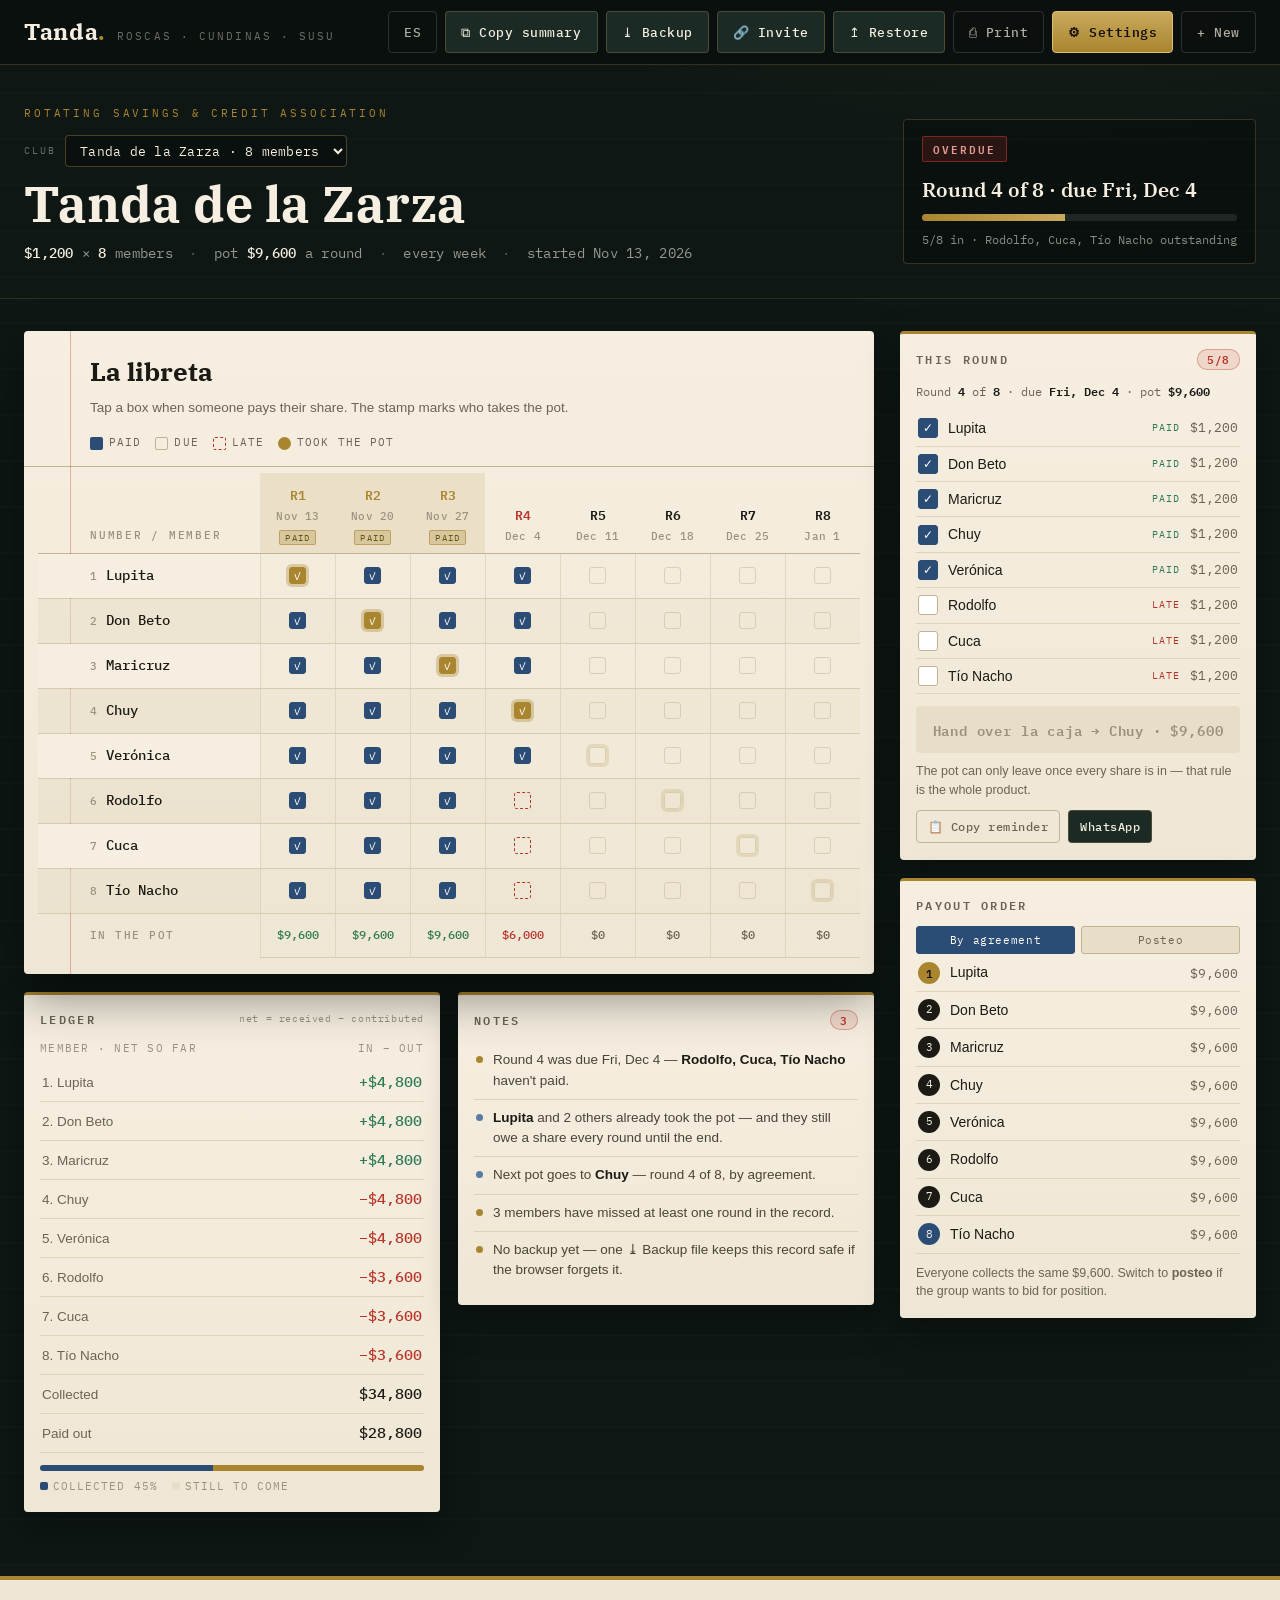
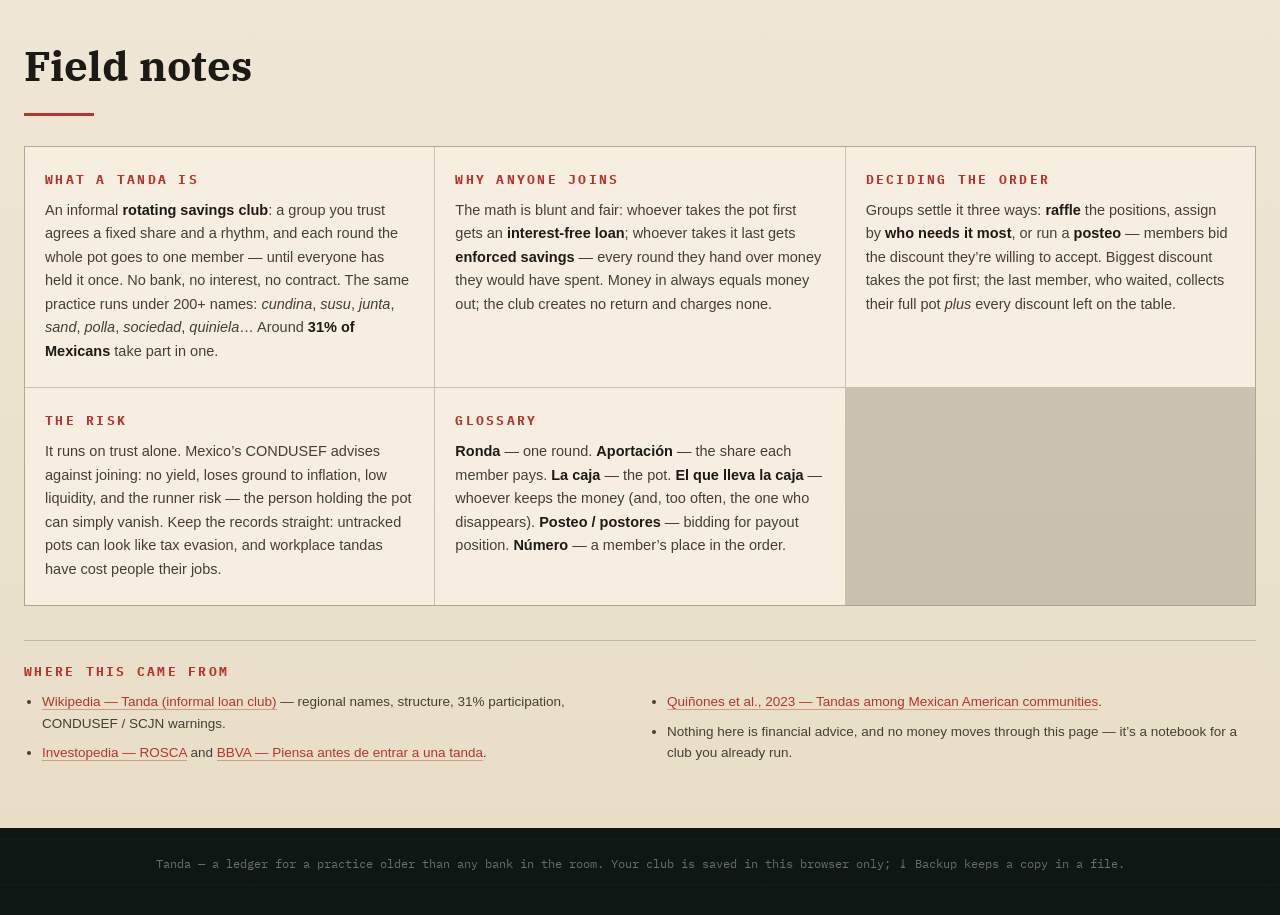
<file: index.html>
<!DOCTYPE html>
<html lang="en">
<head>
<meta charset="utf-8">
<meta name="viewport" content="width=device-width, initial-scale=1">
<title>Tanda — the rotating savings club ledger</title>
<meta name="description" content="Tanda, cundina, susu: a rotating savings and credit association. Track rounds, contributions, payouts and who still owes — with the posteo bidding order.">
<link rel="preconnect" href="https://fonts.googleapis.com">
<link rel="preconnect" href="https://fonts.gstatic.com" crossorigin>
<link href="https://fonts.googleapis.com/css2?family=IBM+Plex+Mono:wght@400;500;600&family=IBM+Plex+Serif:ital,wght@0,600;0,700;1,600&display=swap" rel="stylesheet">
<meta name="theme-color" content="#0e1714">
<link rel="manifest" href="manifest.webmanifest">
<link rel="icon" href="data:image/svg+xml,%3Csvg xmlns='http://www.w3.org/2000/svg' viewBox='0 0 32 32'%3E%3Crect width='32' height='32' fill='%230e1714'/%3E%3Ctext x='16' y='23' font-family='monospace' font-size='17' fill='%23a9852f' text-anchor='middle'%3ET%3C/text%3E%3C/svg%3E">
<link rel="stylesheet" href="styles.css?v=8">
</head>
<body>

<header class="topbar">
  <div class="topbar-inner">
    <div class="brand">
      <span class="brand-mark">Tanda</span>
      <span class="brand-sub">roscas · cundinas · susu</span>
    </div>
    <nav class="topbar-actions">
      <button id="btnLang" class="btn btn-ghost" title="Cambiar a español">ES</button>
      <button id="btnExport" class="btn" data-i18n="nav.export" data-i18n-title="nav.export.t" title="Copy a plain-text summary of the club">⧉ Copy summary</button>
      <button id="btnBackup" class="btn" data-i18n="nav.backup" data-i18n-title="nav.backup.t" title="Download this club as a file you can keep or move">⤓ Backup</button>
      <button id="btnInvite" class="btn" data-i18n="nav.invite" data-i18n-title="nav.invite.t" title="Make this club shared and copy an invite link for the group">🔗 Invite</button>
      <button id="btnRestore" class="btn" data-i18n="nav.restore" data-i18n-title="nav.restore.t" title="Load a club from a backup file">↥ Restore</button>
      <button id="btnPrint" class="btn btn-ghost" data-i18n="nav.print" data-i18n-title="nav.print.t" title="Print the libreta">⎙ Print</button>
      <button id="btnSettings" class="btn btn-brass" data-i18n="nav.settings" data-i18n-title="nav.settings.t" title="Club rules, members and payout order">⚙ Settings</button>
      <button id="btnNew" class="btn btn-ghost" data-i18n="nav.new" data-i18n-title="nav.new.t" title="Start a different club">+ New</button>
    </nav>
  </div>
</header>

<section class="headband">
  <div class="head-inner">
    <div class="head-left">
      <p class="eyebrow" data-i18n="head.eyebrow">Rotating savings &amp; credit association</p>
      <label class="club-pick-wrap" id="clubPickWrap" hidden>
        <span class="club-pick-label" data-i18n="pick.label">Club</span>
        <select id="clubPick" class="club-pick" title="Switch between your clubs"></select>
      </label>
      <h1 id="clubName">Tanda</h1>
      <p class="head-meta" id="clubMeta"></p>
    </div>
    <div class="head-right">
      <div class="statusbox">
        <span class="status-pill" id="statusPill">—</span>
        <p class="status-line" id="statusLine">—</p>
        <div class="progress" aria-hidden="true"><i id="progressFill"></i></div>
        <p class="status-sub" id="statusSub"></p>
      </div>
    </div>
  </div>
</section>

<main class="layout">
  <section class="col-main">
    <div class="sheet">
      <div class="sheet-head">
        <div>
          <h2 data-i18n="sheet.title">La libreta</h2>
          <p class="sheet-sub" data-i18n="sheet.sub">Tap a box when someone pays their share. The stamp marks who takes the pot.</p>
        </div>
        <div class="legend">
          <span><i class="lg lg-paid"></i> <span data-i18n="lg.paid">paid</span></span>
          <span><i class="lg lg-due"></i> <span data-i18n="lg.due">due</span></span>
          <span><i class="lg lg-late"></i> <span data-i18n="lg.late">late</span></span>
          <span><i class="lg lg-stamp"></i> <span data-i18n="lg.pot">took the pot</span></span>
        </div>
      </div>
      <div class="matrix-scroll">
        <table id="matrix" class="matrix"></table>
      </div>
    </div>

    <div class="below">
      <div class="panel">
        <h3 class="panel-title"><span data-i18n="panel.ledger">Ledger</span> <span class="panel-note" data-i18n="panel.ledger.n">net = received − contributed</span></h3>
        <div id="ledgerBody"></div>
      </div>

      <div class="panel">
        <h3 class="panel-title"><span data-i18n="panel.notes">Notes</span> <span id="noteBadge" class="badge"></span></h3>
        <ul id="notesBody" class="notes"></ul>
      </div>
    </div>
  </section>

  <aside class="col-side">
    <div class="panel">
      <h3 class="panel-title"><span data-i18n="panel.round">This round</span> <span id="roundBadge" class="badge"></span></h3>
      <div id="roundBody"></div>
    </div>

    <div class="panel">
      <h3 class="panel-title" data-i18n="panel.order">Payout order</h3>
      <div id="orderBody"></div>
    </div>
  </aside>
</main>

<section class="fieldnotes">
  <div class="fieldnotes-inner">
    <h2 class="fn-title" data-i18n="fn.title">Field notes</h2>

    <div class="fn-grid">
      <article class="fn-card">
        <h4 data-i18n="fn.what.h">What a tanda is</h4>
        <p data-i18n="fn.what.p">An informal <b>rotating savings club</b>: a group you trust agrees a fixed share and a rhythm, and each round the whole pot goes to one member — until everyone has held it once. No bank, no interest, no contract. The same practice runs under 200+ names: <i>cundina</i>, <i>susu</i>, <i>junta</i>, <i>sand</i>, <i>polla</i>, <i>sociedad</i>, <i>quiniela</i>… Around <b>31% of Mexicans</b> take part in one.</p>
      </article>
      <article class="fn-card">
        <h4 data-i18n="fn.why.h">Why anyone joins</h4>
        <p data-i18n="fn.why.p">The math is blunt and fair: whoever takes the pot first gets an <b>interest-free loan</b>; whoever takes it last gets <b>enforced savings</b> — every round they hand over money they would have spent. Money in always equals money out; the club creates no return and charges none.</p>
      </article>
      <article class="fn-card">
        <h4 data-i18n="fn.order.h">Deciding the order</h4>
        <p data-i18n="fn.order.p">Groups settle it three ways: <b>raffle</b> the positions, assign by <b>who needs it most</b>, or run a <b>posteo</b> — members bid the discount they're willing to accept. Biggest discount takes the pot first; the last member, who waited, collects their full pot <i>plus</i> every discount left on the table.</p>
      </article>
      <article class="fn-card">
        <h4 data-i18n="fn.risk.h">The risk</h4>
        <p data-i18n="fn.risk.p">It runs on trust alone. Mexico's CONDUSEF advises against joining: no yield, loses ground to inflation, low liquidity, and the runner risk — the person holding the pot can simply vanish. Keep the records straight: untracked pots can look like tax evasion, and workplace tandas have cost people their jobs.</p>
      </article>
      <article class="fn-card">
        <h4 data-i18n="fn.gloss.h">Glossary</h4>
        <p data-i18n="fn.gloss.p"><b>Ronda</b> — one round. <b>Aportación</b> — the share each member pays. <b>La caja</b> — the pot. <b>El que lleva la caja</b> — whoever keeps the money (and, too often, the one who disappears). <b>Posteo / postores</b> — bidding for payout position. <b>Número</b> — a member's place in the order.</p>
      </article>
    </div>

    <div class="fn-sources">
      <h4 data-i18n="fn.sources.h">Where this came from</h4>
      <ul>
        <li data-i18n="fn.src1"><a href="https://en.wikipedia.org/wiki/Tanda_(informal_loan_club)" target="_blank" rel="noopener">Wikipedia — Tanda (informal loan club)</a> — regional names, structure, 31% participation, CONDUSEF / SCJN warnings.</li>
        <li data-i18n="fn.src2"><a href="https://www.investopedia.com/terms/r/rotating-credit-and-savings-association.asp" target="_blank" rel="noopener">Investopedia — ROSCA</a> and <a href="https://www.bbva.mx/educacion-financiera/blog/piensa-antes-de-entrar-a-una-tanda.html" target="_blank" rel="noopener">BBVA — Piensa antes de entrar a una tanda</a>.</li>
        <li data-i18n="fn.src3"><a href="https://pmc.ncbi.nlm.nih.gov/articles/PMC10242226/" target="_blank" rel="noopener">Quiñones et al., 2023 — Tandas among Mexican American communities</a>.</li>
        <li data-i18n="fn.src4">Nothing here is financial advice, and no money moves through this page — it's a notebook for a club you already run.</li>
      </ul>
    </div>
  </div>
</section>

<footer class="foot">
  <p data-i18n="foot.p">Tanda — a ledger for a practice older than any bank in the room. Your club is saved in this browser only; ⤓ Backup keeps a copy in a file.</p>
</footer>

<!-- Settings -->
<div id="modal" class="modal" hidden role="dialog" aria-modal="true" aria-labelledby="modalTitle">
  <div class="modal-backdrop" data-close></div>
  <div class="modal-card">
    <header class="modal-head">
      <div>
        <p class="eyebrow" data-i18n="modal.eyebrow">Club rules</p>
        <h3 id="modalTitle" data-i18n="modal.title">Settings</h3>
      </div>
      <button class="modal-x" data-close data-i18n-title="modal.close" aria-label="Close" title="Close">✕</button>
    </header>

    <div class="modal-body">
      <div class="grid-2">
        <label class="field">
          <span data-i18n="f.name">Club name</span>
          <input type="text" id="fName" maxlength="48" placeholder="Tanda de la Zarza">
        </label>
        <label class="field">
          <span data-i18n="f.currency">Currency symbol</span>
          <input type="text" id="fCurrency" maxlength="6" placeholder="$">
        </label>
        <label class="field">
          <span data-i18n="f.share">Share per member, per round</span>
          <input type="number" id="fShare" min="1" step="1" placeholder="1200">
        </label>
        <label class="field">
          <span data-i18n="f.rhythm">Rhythm</span>
          <select id="fFreq">
            <option value="7" data-i18n="opt.weekly">Weekly</option>
            <option value="14" data-i18n="opt.biweekly">Every 2 weeks</option>
            <option value="15" data-i18n="opt.twice">Twice a month</option>
            <option value="30" data-i18n="opt.monthly">Monthly</option>
          </select>
        </label>
        <label class="field">
          <span data-i18n="f.start">First round due</span>
          <input type="date" id="fStart">
        </label>
        <label class="field">
          <span><span data-i18n="f.cut">Organizer's cut</span> <small data-i18n="f.cut.opt">optional</small></span>
          <div class="split">
            <select id="fCommType">
              <option value="none" data-i18n="opt.none">none</option>
              <option value="pct" data-i18n="opt.pct">% of pot</option>
              <option value="fixed" data-i18n="opt.fixed">fixed, per round</option>
            </select>
            <input type="number" id="fCommValue" min="0" step="1" value="0">
          </div>
        </label>
      </div>

      <label class="field">
        <span data-i18n="f.order">Payout order</span>
        <select id="fOrderMode">
          <option value="fixed" data-i18n="opt.agreement">By agreement — set the order here</option>
          <option value="posteo" data-i18n="opt.posteo">Posteo — members bid a discount for position</option>
        </select>
        <small class="field-hint" id="orderHint"></small>
      </label>

      <div class="field">
        <span data-i18n="f.members">Members <small>— the numbers, top takes the pot first</small></span>
        <div id="membersList" class="members-list"></div>
        <button id="btnAddMember" class="btn btn-small" data-i18n="btn.add">+ Add member</button>
      </div>
    </div>

    <footer class="modal-foot">
      <button id="btnDeleteClub" class="btn btn-ghost btn-danger" data-i18n="btn.delete">Delete club</button>
      <span class="spacer"></span>
      <button id="btnCancel" class="btn btn-ghost" data-close data-i18n="btn.cancel">Cancel</button>
      <button id="btnSave" class="btn btn-brass" data-i18n="btn.save">Save</button>
    </footer>
  </div>
</div>

<input type="file" id="restoreFile" accept=".json,application/json" hidden aria-hidden="true">

<!-- Join (opened by an invite link) -->
<div id="joinModal" class="modal" hidden role="dialog" aria-modal="true" aria-labelledby="joinTitle">
  <div class="modal-card">
    <header class="modal-head">
      <div>
        <p class="eyebrow" data-i18n="join.eyebrow">You are invited</p>
        <h3 id="joinTitle" data-i18n="join.title">Join this tanda</h3>
      </div>
    </header>
    <div class="modal-body">
      <p id="joinMeta" class="round-meta"></p>
      <label class="field">
        <span data-i18n="join.name">Your name</span>
        <input type="text" id="joinName" maxlength="24" placeholder="María">
      </label>
    </div>
    <footer class="modal-foot">
      <button id="btnJoin" class="btn btn-brass" data-i18n="join.go">Join the club</button>
    </footer>
  </div>
</div>

<div id="toast" class="toast" role="status" aria-live="polite"></div>

<script src="app.js?v=8"></script>
</body>
</html>
</file>
<file: styles.css>
/* ============================================================
   TANDA — rotating savings club ledger
   Aesthetic: the notebook the club is actually kept in.
   Bottle-green desk · cream ledger paper · red margin rule ·
   indigo ink · brass stamps. IBM Plex Serif + Mono.
   ============================================================ */

:root{
  --desk:        #0e1714;
  --desk-2:      #14201b;
  --desk-3:      #1b2a24;
  --paper:       #f6efe1;
  --paper-2:     #efe7d5;
  --paper-3:     #e8dec8;
  --rule:        #d6cab0;
  --rule-2:      #c2b394;
  --ink:         #1b1a14;
  --ink-soft:    #6b6455;
  --ink-faint:   #9a917e;
  --red:         #b8342a;
  --red-soft:    #d9695f;
  --indigo:      #2b4c74;
  --indigo-soft: #5a7ba3;
  --brass:       #a9852f;
  --brass-soft:  #c9a95c;
  --ok:          #2f7a52;
  --shadow:      0 22px 50px rgba(0,0,0,.45);
  --serif: "IBM Plex Serif", Georgia, "Times New Roman", serif;
  --mono:  "IBM Plex Mono", ui-monospace, SFMono-Regular, Menlo, monospace;
  --sans:  -apple-system, BlinkMacSystemFont, "Segoe UI", Roboto, "Helvetica Neue", Arial, sans-serif;
  --rad: 4px;
}

*{ box-sizing:border-box; }
body{
  margin:0;
  background:
    radial-gradient(1000px 520px at 82% -6%, rgba(169,133,47,.10), transparent 60%),
    repeating-linear-gradient(180deg, rgba(255,255,255,.014) 0 2px, transparent 2px 46px),
    var(--desk);
  color:var(--paper);
  font-family:var(--sans);
  font-size:16px;
  line-height:1.6;
  -webkit-font-smoothing:antialiased;
}
a{ color:var(--brass-soft); text-decoration:none; border-bottom:1px solid rgba(201,169,92,.4); }
a:hover{ color:#e3ca92; border-bottom-color:#e3ca92; }
code{ font-family:var(--mono); font-size:.9em; background:rgba(255,255,255,.07); padding:1px 5px; border-radius:3px; }

/* ---------- Buttons ---------- */
.btn{
  font-family:var(--mono); font-size:13px; font-weight:500; letter-spacing:.04em;
  color:var(--paper); background:var(--desk-3);
  border:1px solid rgba(201,169,92,.28); padding:9px 15px; border-radius:var(--rad);
  cursor:pointer; transition:.15s; white-space:nowrap;
}
.btn:hover{ background:#24352d; border-color:var(--brass-soft); transform:translateY(-1px); }
.btn:active{ transform:none; }
.btn-brass{ background:linear-gradient(180deg, #c9a95c, #a9852f); color:#16120a; border-color:#dcbe76; font-weight:600; }
.btn-brass:hover{ background:linear-gradient(180deg, #dcbe76, #b89438); color:#16120a; }
.btn-ghost{ background:transparent; border-color:rgba(255,255,255,.14); color:rgba(246,239,225,.7); }
.btn-ghost:hover{ color:var(--paper); background:rgba(255,255,255,.05); border-color:rgba(255,255,255,.3); }
.btn-small{ padding:6px 11px; font-size:12px; }
.btn-danger{ color:var(--red-soft); border-color:rgba(184,52,42,.5); }
.btn-danger:hover{ background:var(--red); color:#fff; border-color:var(--red); }
.btn[disabled]{ opacity:.45; cursor:not-allowed; transform:none !important; }

/* ---------- Topbar ---------- */
.topbar{
  position:sticky; top:0; z-index:40;
  background:rgba(10,16,14,.9); backdrop-filter:blur(10px);
  border-bottom:1px solid rgba(201,169,92,.22);
}
.topbar-inner{
  max-width:1300px; margin:0 auto; padding:11px 24px;
  display:flex; align-items:center; gap:18px; justify-content:space-between;
}
.brand{ display:flex; align-items:baseline; gap:12px; min-width:0; }
.brand-mark{
  font-family:var(--serif); font-weight:700; font-size:23px; letter-spacing:.03em;
  color:var(--paper); line-height:1;
}
.brand-mark::after{ content:"."; color:var(--brass); }
.brand-sub{
  font-family:var(--mono); text-transform:uppercase; letter-spacing:.2em;
  font-size:10.5px; color:rgba(246,239,225,.42); white-space:nowrap;
}
.topbar-actions{ display:flex; gap:8px; flex-wrap:wrap; justify-content:flex-end; }

/* ---------- Head band ---------- */
.headband{ border-bottom:1px solid rgba(201,169,92,.16); }
.head-inner{
  max-width:1300px; margin:0 auto; padding:40px 24px 34px;
  display:flex; gap:36px; align-items:flex-end; justify-content:space-between; flex-wrap:wrap;
}
.eyebrow{
  font-family:var(--mono); text-transform:uppercase; letter-spacing:.26em;
  font-size:11px; color:var(--brass); margin:0 0 12px;
}
.club-pick-wrap{
  display:inline-flex; align-items:center; gap:9px; margin:0 0 10px;
}
.club-pick-label{
  font-family:var(--mono); text-transform:uppercase; letter-spacing:.2em;
  font-size:10px; color:rgba(246,239,225,.4);
}
.club-pick{
  font-family:var(--mono); font-size:12.5px; letter-spacing:.02em;
  color:var(--paper); background:rgba(0,0,0,.3);
  border:1px solid rgba(201,169,92,.32); border-radius:var(--rad);
  padding:6px 10px; cursor:pointer; transition:.15s;
  max-width:340px; text-overflow:ellipsis;
}
.club-pick:hover{ border-color:var(--brass-soft); }
.club-pick:focus{ outline:none; border-color:var(--brass); }
.head-left h1{
  font-family:var(--serif); font-weight:700; font-size:clamp(30px,4.4vw,50px);
  line-height:1.08; margin:0; color:var(--paper);
}
.head-meta{
  margin:12px 0 0; font-family:var(--mono); font-size:13.5px; color:rgba(246,239,225,.6);
  letter-spacing:.02em;
}
.head-meta b{ color:var(--paper); font-weight:500; }
.head-meta .sep{ color:rgba(246,239,225,.3); margin:0 8px; }

.statusbox{
  min-width:300px; padding:16px 18px 14px;
  background:rgba(0,0,0,.28); border:1px solid rgba(201,169,92,.24); border-radius:var(--rad);
}
.status-pill{
  display:inline-block; font-family:var(--mono); font-size:11px; font-weight:600;
  text-transform:uppercase; letter-spacing:.18em; padding:3px 10px; border-radius:2px;
  background:rgba(90,123,163,.22); color:#a8c2e0; border:1px solid rgba(90,123,163,.5);
}
.status-pill.warn{ background:rgba(184,52,42,.18); color:#e59a93; border-color:rgba(184,52,42,.6); }
.status-pill.done{ background:rgba(47,122,82,.2); color:#8fd0ac; border-color:rgba(47,122,82,.55); }
.status-pill.ready{ background:rgba(169,133,47,.2); color:#e3ca92; border-color:rgba(169,133,47,.6); }
.status-line{
  margin:12px 0 8px; font-family:var(--serif); font-size:20px; font-weight:600; color:var(--paper);
}
.progress{ height:7px; background:rgba(255,255,255,.09); border-radius:4px; overflow:hidden; }
.progress i{ display:block; height:100%; background:linear-gradient(90deg, var(--brass), var(--brass-soft)); transition:width .4s ease; }
.status-sub{ margin:9px 0 0; font-family:var(--mono); font-size:12px; color:rgba(246,239,225,.55); }

/* ---------- Layout ---------- */
.layout{
  max-width:1300px; margin:0 auto; padding:32px 24px 16px;
  display:grid; grid-template-columns:minmax(0,1fr) 356px; gap:26px; align-items:start;
}
.col-side{ display:flex; flex-direction:column; gap:18px; position:sticky; top:74px; }
.below{ display:grid; grid-template-columns:1fr 1fr; gap:18px; margin-top:18px; align-items:start; }
.panel-note{ font-family:var(--mono); font-size:10px; letter-spacing:.06em; text-transform:none; color:var(--ink-faint); font-weight:400; }

/* ---------- Paper sheet (matrix) ---------- */
.sheet{
  background:linear-gradient(180deg, var(--paper), var(--paper-2));
  color:var(--ink); border-radius:var(--rad); box-shadow:var(--shadow);
  position:relative; overflow:hidden;
}
.sheet::before{
  content:""; position:absolute; top:0; bottom:0; left:46px; width:1px;
  background:rgba(184,52,42,.34); z-index:1;
}
.sheet-head{
  display:flex; justify-content:space-between; align-items:flex-end; gap:16px;
  padding:20px 22px 14px 66px; border-bottom:1.5px solid var(--rule-2); flex-wrap:wrap;
}
.sheet-head h2{
  font-family:var(--serif); font-size:26px; margin:0; font-weight:700; color:var(--ink);
}
.sheet-sub{ margin:4px 0 0; font-size:13.5px; color:var(--ink-soft); }
.legend{ display:flex; gap:14px; flex-wrap:wrap; font-family:var(--mono); font-size:11px; text-transform:uppercase; letter-spacing:.1em; color:var(--ink-soft); }
.legend span{ display:flex; align-items:center; gap:6px; }
.lg{ width:13px; height:13px; border-radius:2px; display:block; }
.lg-paid{ background:var(--indigo); }
.lg-due{ background:transparent; border:1.5px solid var(--rule-2); }
.lg-late{ background:transparent; border:1.5px dashed var(--red); }
.lg-stamp{ background:var(--brass); border-radius:50%; }

.matrix-scroll{ overflow-x:auto; padding:6px 14px 16px; }
.matrix{ border-collapse:collapse; width:100%; font-family:var(--mono); }

.matrix th, .matrix td{ padding:0; }
.matrix thead th{
  vertical-align:bottom; padding:12px 4px 8px; text-align:center;
  font-weight:500; font-size:11.5px; color:var(--ink-soft);
  border-bottom:1.5px solid var(--rule-2); min-width:64px;
}
.matrix thead th.col-name{
  text-align:left; padding-left:52px; min-width:190px;
  font-size:11px; letter-spacing:.16em; text-transform:uppercase; color:var(--ink-faint);
}
.th-round{ display:flex; flex-direction:column; align-items:center; gap:2px; }
.th-round b{ font-size:13px; color:var(--ink); font-weight:600; }
.th-round span{ font-size:10.5px; color:var(--ink-faint); letter-spacing:.02em; }
th.is-current .th-round b{ color:var(--indigo); }
th.is-late .th-round b{ color:var(--red); }
th.is-done{ background:rgba(169,133,47,.13); }
th.is-done .th-round b{ color:var(--brass); }
.th-stamp{
  display:inline-block; margin-top:3px; font-size:9px; letter-spacing:.14em;
  text-transform:uppercase; color:#6a5417; background:rgba(169,133,47,.28);
  border:1px solid rgba(169,133,47,.6); border-radius:2px; padding:1px 5px;
  font-family:var(--mono); cursor:pointer; transition:.13s;
}
button.th-stamp:hover{ background:rgba(184,52,42,.2); border-color:var(--red); color:var(--red); }

.matrix tbody th{
  text-align:left; font-weight:500; padding:0 10px 0 52px; font-size:13.5px;
  color:var(--ink); border-bottom:1px solid var(--rule); height:44px;
  position:sticky; left:0; background:var(--paper); z-index:2;
  white-space:nowrap;
}
.matrix tbody tr:nth-child(even) th{ background:rgba(232,222,200,.55); }
.matrix tbody tr:nth-child(even) td{ background:rgba(232,222,200,.35); }
.name-order{ color:var(--ink-faint); font-size:11px; margin-right:9px; }
.name-bid{ color:var(--brass); font-size:10.5px; margin-left:8px; letter-spacing:.04em; }
.name-you{ color:var(--indigo); font-size:10px; letter-spacing:.1em; text-transform:uppercase; margin-left:8px; }

.matrix td{ border-bottom:1px solid var(--rule); border-left:1px solid rgba(214,202,176,.6); text-align:center; height:44px; }

.cell{
  width:100%; height:44px; background:none; border:none; cursor:pointer;
  display:grid; place-items:center; padding:0; font:inherit;
}
.cell-box{
  width:17px; height:17px; border-radius:3px; border:1.5px solid var(--rule-2);
  display:grid; place-items:center; font-size:11px; color:#fff; transition:.13s;
}
.cell:hover .cell-box{ border-color:var(--indigo); transform:scale(1.12); }
.cell.is-paid .cell-box{ background:var(--indigo); border-color:var(--indigo); }
.cell.is-late .cell-box{ border-style:dashed; border-color:var(--red); }
.cell.is-late:hover .cell-box{ background:rgba(184,52,42,.15); }
.cell.is-recipient .cell-box{ box-shadow:0 0 0 3px rgba(169,133,47,.35); }
.cell.is-paid.is-recipient .cell-box{ background:var(--brass); border-color:var(--brass); }
.cell.is-future .cell-box{ opacity:.5; }
.cell[disabled]{ cursor:not-allowed; }
.cell[disabled]:hover .cell-box{ transform:none; border-color:var(--rule-2); }

.matrix tfoot td, .matrix tfoot th{
  padding:9px 4px; font-size:11.5px; color:var(--ink-soft); text-align:center;
  border-top:1.5px solid var(--rule-2); font-weight:500;
}
.matrix tfoot th{ text-align:left; padding-left:52px; text-transform:uppercase; letter-spacing:.14em; font-size:10.5px; color:var(--ink-faint); }
.matrix tfoot .full{ color:var(--ok); }
.matrix tfoot .partial{ color:var(--red); }
.col-name-foot{ text-align:left !important; }

/* ---------- Side panels ---------- */
.panel{
  background:linear-gradient(180deg, var(--paper), var(--paper-2));
  color:var(--ink); border-radius:var(--rad); box-shadow:0 14px 34px rgba(0,0,0,.34);
  padding:15px 16px 17px; border-top:3px solid var(--brass);
}
.panel-title{
  font-family:var(--mono); text-transform:uppercase; letter-spacing:.2em; font-size:11.5px;
  font-weight:600; color:var(--ink-soft); margin:0 0 12px;
  display:flex; align-items:center; justify-content:space-between; gap:8px;
}
.badge{
  font-family:var(--mono); font-size:10.5px; letter-spacing:.06em; font-weight:600;
  background:rgba(43,76,116,.13); color:var(--indigo); border:1px solid rgba(43,76,116,.3);
  border-radius:10px; padding:1px 9px;
}
.badge.warn{ background:rgba(184,52,42,.12); color:var(--red); border-color:rgba(184,52,42,.35); }
.badge.brass{ background:rgba(169,133,47,.16); color:#7d6220; border-color:rgba(169,133,47,.45); }

/* round panel */
.round-meta{ font-family:var(--mono); font-size:12px; color:var(--ink-soft); margin:0 0 10px; }
.round-meta b{ color:var(--ink); font-weight:600; }
.payers{ list-style:none; margin:0 0 12px; padding:0; }
.payers li{
  display:flex; align-items:center; gap:10px; padding:6px 2px;
  border-bottom:1px solid rgba(214,202,176,.7); font-size:14px;
}
.payer-btn{
  width:20px; height:20px; flex:none; border-radius:3px; cursor:pointer;
  border:1.5px solid var(--rule-2); background:#fff; display:grid; place-items:center;
  color:#fff; font-size:12px; line-height:1; transition:.13s; padding:0;
}
.payer-btn:hover{ border-color:var(--indigo); }
.payer-btn.on{ background:var(--indigo); border-color:var(--indigo); }
.payer-name{ flex:1; min-width:0; white-space:nowrap; overflow:hidden; text-overflow:ellipsis; }
.payer-amt{ font-family:var(--mono); font-size:13px; color:var(--ink-soft); font-variant-numeric:tabular-nums; }
.payer-flag{ font-family:var(--mono); font-size:10px; letter-spacing:.1em; text-transform:uppercase; color:var(--red); }
.payer-flag.ok{ color:var(--ok); }
.payer-flag.wait{ color:var(--ink-faint); }

.payout-btn{
  width:100%; padding:12px; border:none; border-radius:var(--rad); cursor:pointer;
  background:linear-gradient(180deg, #c9a95c, #a9852f); color:#17120a;
  font-family:var(--mono); font-weight:600; font-size:13.5px; letter-spacing:.06em;
  transition:.15s; box-shadow:0 6px 16px rgba(169,133,47,.3);
}
.payout-btn:hover{ background:linear-gradient(180deg, #dcbe76, #b89438); transform:translateY(-1px); }
.payout-btn[disabled]{ background:var(--paper-3); color:var(--ink-faint); box-shadow:none; cursor:not-allowed; transform:none; }
.payout-done{
  display:flex; align-items:center; justify-content:space-between; gap:10px;
  background:rgba(47,122,82,.12); border:1px solid rgba(47,122,82,.4); border-radius:var(--rad);
  padding:10px 12px; font-family:var(--mono); font-size:12.5px; color:#1f5b3b;
}
.payout-done button{
  background:none; border:none; color:var(--ink-soft); font-family:var(--mono); font-size:11px;
  cursor:pointer; text-decoration:underline; padding:0;
}
.payout-done button:hover{ color:var(--red); }

/* order panel */
.order-list{ list-style:none; margin:0 0 10px; padding:0; }
.order-list li{
  display:flex; align-items:center; gap:10px; padding:7px 2px;
  border-bottom:1px solid rgba(214,202,176,.7); font-size:14px;
}
.order-no{
  font-family:var(--mono); font-size:11px; width:22px; height:22px; flex:none;
  display:grid; place-items:center; border-radius:50%;
  background:var(--ink); color:var(--paper);
}
.order-list li:first-child .order-no{ background:var(--brass); color:#17120a; font-weight:600; }
.order-list li:last-child .order-no{ background:var(--indigo); }
.order-name{ flex:1; min-width:0; white-space:nowrap; overflow:hidden; text-overflow:ellipsis; }
.order-amt{ font-family:var(--mono); font-size:12.5px; color:var(--ink-soft); font-variant-numeric:tabular-nums; }
.order-bid{
  font-family:var(--mono); font-size:10.5px; color:#7d6220; background:rgba(169,133,47,.16);
  border:1px solid rgba(169,133,47,.4); border-radius:2px; padding:1px 6px;
}
.order-mode{
  display:flex; gap:6px; margin-top:2px;
}
.mode-btn{
  flex:1; padding:6px; font-family:var(--mono); font-size:11px; letter-spacing:.06em;
  background:var(--paper-3); border:1px solid var(--rule-2); color:var(--ink-soft);
  border-radius:3px; cursor:pointer; transition:.13s;
}
.mode-btn:hover{ border-color:var(--ink-soft); }
.mode-btn.on{ background:var(--indigo); border-color:var(--indigo); color:#fff; }
.mode-hint{ margin:9px 0 0; font-size:12.5px; color:var(--ink-soft); line-height:1.5; }

/* collection reminder */
.remind-row{ display:flex; gap:8px; margin-top:10px; flex-wrap:wrap; }
.remind-row a.btn{ display:inline-block; text-decoration:none; }
.remind-row .btn-ghost{ color:var(--ink-soft); border-color:var(--rule-2); }
.remind-row .btn-ghost:hover{ color:var(--ink); background:rgba(0,0,0,.05); border-color:var(--ink-soft); }

/* ledger panel */
.ledger-row{
  display:flex; align-items:baseline; justify-content:space-between; gap:10px;
  padding:7px 2px; border-bottom:1px solid rgba(214,202,176,.7); font-size:13.5px;
}
.ledger-k{ color:var(--ink-soft); }
.ledger-v{ font-family:var(--mono); font-size:15px; font-weight:500; color:var(--ink); font-variant-numeric:tabular-nums; }
.ledger-v.pos{ color:var(--ok); }
.ledger-v.neg{ color:var(--red); }
.ledger-head{ display:flex; justify-content:space-between; font-family:var(--mono); font-size:10.5px; text-transform:uppercase; letter-spacing:.12em; color:var(--ink-faint); padding-bottom:6px; }
.ledger-bar{ height:6px; background:var(--paper-3); border-radius:3px; overflow:hidden; margin-top:12px; display:flex; }
.ledger-bar i{ display:block; height:100%; }
.ledger-bar .in{ background:var(--indigo); }
.ledger-bar .out{ background:var(--brass); }
.ledger-legend{ display:flex; gap:14px; margin-top:7px; font-family:var(--mono); font-size:10.5px; text-transform:uppercase; letter-spacing:.1em; color:var(--ink-faint); }
.ledger-legend i{ width:8px; height:8px; border-radius:2px; display:inline-block; margin-right:5px; }

/* notes */
.notes{ list-style:none; margin:0; padding:0; }
.notes li{
  display:flex; gap:10px; padding:8px 2px; font-size:13.5px; line-height:1.5;
  color:#4a4437; align-items:flex-start;
}
.notes li + li{ border-top:1px solid rgba(214,202,176,.75); }
.notes .dot{ flex:none; width:7px; height:7px; border-radius:50%; margin-top:6px; background:var(--ink-faint); }
.notes li.ok   .dot{ background:var(--ok); }
.notes li.info .dot{ background:var(--indigo-soft); }
.notes li.warn .dot{ background:var(--brass); }
.notes li.err  .dot{ background:var(--red); box-shadow:0 0 0 3px rgba(184,52,42,.16); }
.notes li b{ color:var(--ink); font-weight:600; }
.notes-empty{ color:var(--ink-faint); font-size:13.5px; padding:4px 2px; }

/* ---------- Field notes ---------- */
.fieldnotes{
  margin-top:48px; background:linear-gradient(180deg, var(--paper-2), var(--paper-3));
  color:var(--ink); border-top:4px solid var(--brass);
}
.fieldnotes-inner{ max-width:1300px; margin:0 auto; padding:52px 24px 56px; }
.fn-title{ font-family:var(--serif); font-size:clamp(28px,4vw,42px); margin:0; font-weight:700; }
.fn-title::after{ content:""; display:block; width:70px; height:3px; background:var(--red); margin-top:14px; }
.fn-grid{
  margin-top:30px; display:grid; gap:1px;
  grid-template-columns:repeat(3, minmax(0,1fr));
  background:rgba(27,26,20,.16); border:1px solid rgba(27,26,20,.16);
}
.fn-card{ background:var(--paper); padding:22px 20px 24px; }
.fn-card h4{
  font-family:var(--mono); text-transform:uppercase; letter-spacing:.18em; font-size:12.5px;
  margin:0 0 10px; color:var(--red);
}
.fn-card p{ margin:0; font-size:14.5px; line-height:1.62; color:#453f33; }
.fn-card b{ color:var(--ink); }
.fn-card a{ color:var(--red); border-bottom-color:rgba(184,52,42,.4); }
.fn-sources{ margin-top:34px; border-top:1px solid rgba(27,26,20,.2); padding-top:20px; }
.fn-sources h4{ font-family:var(--mono); text-transform:uppercase; letter-spacing:.18em; font-size:12.5px; margin:0 0 10px; color:var(--red); }
.fn-sources ul{ margin:0; padding-left:18px; columns:2; column-gap:36px; }
.fn-sources li{ font-size:13.5px; line-height:1.6; color:#453f33; margin-bottom:8px; break-inside:avoid; }
.fn-sources a{ color:var(--red); border-bottom-color:rgba(184,52,42,.4); }

.foot{ padding:26px 24px 42px; text-align:center; }
.foot p{ margin:0; font-family:var(--mono); font-size:12px; color:rgba(246,239,225,.4); }

/* ---------- Modal ---------- */
.modal{ position:fixed; inset:0; z-index:80; display:flex; align-items:center; justify-content:center; padding:24px; }
.modal[hidden]{ display:none; }
.modal-backdrop{ position:absolute; inset:0; background:rgba(5,9,8,.82); backdrop-filter:blur(3px); animation:fade .18s ease both; }
@keyframes fade{ from{opacity:0} to{opacity:1} }
.modal-card{
  position:relative; width:min(720px,100%); max-height:min(88vh,860px); overflow:auto;
  background:var(--paper); color:var(--ink); border-radius:var(--rad);
  box-shadow:var(--shadow); animation:pop .22s cubic-bezier(.2,.8,.25,1) both;
  border-top:5px solid var(--brass);
}
@keyframes pop{ from{opacity:0; transform:translateY(16px) scale(.985)} to{opacity:1; transform:none} }
.modal-head{
  display:flex; justify-content:space-between; align-items:flex-start; gap:14px;
  padding:20px 22px 14px; border-bottom:1.5px solid var(--rule-2);
}
.modal-head .eyebrow{ color:var(--red); margin-bottom:6px; }
.modal-head h3{ font-family:var(--serif); font-size:26px; margin:0; }
.modal-x{
  background:none; border:1px solid var(--rule-2); color:var(--ink-soft);
  width:32px; height:32px; border-radius:3px; cursor:pointer; font-size:14px;
}
.modal-x:hover{ background:var(--red); color:#fff; border-color:var(--red); }
.modal-body{ padding:20px 22px 8px; }
.grid-2{ display:grid; grid-template-columns:1fr 1fr; gap:16px; }
.field{ display:block; margin-bottom:18px; }
.field > span{
  display:block; font-family:var(--mono); font-size:11px; text-transform:uppercase;
  letter-spacing:.14em; color:var(--ink-soft); margin-bottom:7px;
}
.field > span small{ text-transform:none; letter-spacing:0; color:var(--ink-faint); }
.field input, .field select{
  width:100%; font-family:var(--mono); font-size:14.5px; color:var(--ink);
  background:#fff; border:1px solid var(--rule-2); border-radius:3px; padding:10px 11px;
}
.field input:focus, .field select:focus{ outline:none; border-color:var(--indigo); box-shadow:0 0 0 3px rgba(43,76,116,.14); }
.field-hint{ display:block; margin-top:7px; font-size:12.5px; color:var(--ink-soft); line-height:1.5; }
.split{ display:flex; gap:8px; }
.split select{ flex:1.2; }
.split input{ flex:1; }
.members-list{ display:flex; flex-direction:column; gap:7px; margin-bottom:10px; }
.member-row{ display:flex; gap:7px; align-items:center; }
.member-row input.m-name{ flex:1; }
.member-row input.m-bid{ width:82px; text-align:right; }
.member-row .m-tools{ display:flex; gap:4px; }
.m-btn{
  width:28px; height:34px; border:1px solid var(--rule-2); background:#fff;
  color:var(--ink-soft); border-radius:3px; cursor:pointer; font-size:13px;
}
.m-btn:hover{ background:var(--ink); color:var(--paper); border-color:var(--ink); }
.m-btn.danger:hover{ background:var(--red); border-color:var(--red); color:#fff; }
.bid-head{ display:flex; gap:7px; margin-bottom:6px; font-family:var(--mono); font-size:10px; text-transform:uppercase; letter-spacing:.1em; color:var(--ink-faint); }
.bid-head .b1{ flex:1; }
.bid-head .b2{ width:82px; text-align:right; }
.bid-head .b3{ width:96px; }
.modal-foot{
  display:flex; gap:9px; align-items:center; padding:14px 22px 20px;
  border-top:1.5px solid var(--rule-2); position:sticky; bottom:0; background:var(--paper);
}
.modal-foot .spacer{ flex:1; }
.modal-foot .btn-ghost{ color:var(--ink-soft); border-color:var(--rule-2); }
.modal-foot .btn-ghost:hover{ background:rgba(27,26,20,.06); color:var(--ink); }
.modal-foot .btn-danger{ color:var(--red); border-color:rgba(184,52,42,.45); }

/* ---------- Toast ---------- */
.toast{
  position:fixed; left:50%; bottom:26px; transform:translate(-50%, 20px);
  background:var(--brass); color:#17120a; font-family:var(--mono);
  font-size:13px; font-weight:600; letter-spacing:.06em;
  padding:12px 20px; border-radius:3px; opacity:0; pointer-events:none;
  transition:.24s ease; z-index:90; box-shadow:var(--shadow); max-width:min(90vw,520px); text-align:center;
}
.toast.show{ opacity:1; transform:translate(-50%, 0); }
.toast button{
  background:none; border:none; color:inherit; font:inherit; cursor:pointer;
  text-decoration:underline; text-underline-offset:3px;
  padding:0 0 0 12px; opacity:.72; transition:.15s;
}
.toast button:hover, .toast button:focus-visible{ opacity:1; }

/* ---------- Responsive ---------- */
@media (max-width:1080px){
  .layout{ grid-template-columns:1fr; }
  .col-side{ position:static; }
  .fn-grid{ grid-template-columns:repeat(2, minmax(0,1fr)); }
}
@media (max-width:760px){
  .fn-grid{ grid-template-columns:1fr; }
  .below{ grid-template-columns:1fr; }
}
@media (max-width:720px){
  .topbar-inner{ flex-direction:column; align-items:flex-start; gap:10px; padding:12px 16px; }
  .topbar-actions{ width:100%; }
  .topbar-actions .btn{ flex:1; }
  .head-inner{ padding:30px 16px 26px; gap:24px; }
  .statusbox{ min-width:0; width:100%; }
  .layout{ padding:24px 16px; }
  .grid-2{ grid-template-columns:1fr; }
  .sheet::before{ left:20px; }
  .sheet-head{ padding-left:34px; }
  .matrix tbody th{ padding-left:26px; position:static; }
  .matrix thead th.col-name{ padding-left:26px; }
  .matrix tfoot th{ padding-left:26px; }
  .fn-sources ul{ columns:1; }
  .fieldnotes-inner{ padding:40px 16px; }
}
@media (prefers-reduced-motion: reduce){
  *{ animation-duration:.01ms !important; transition-duration:.01ms !important; }
}

/* ---------- Print — the libreta on paper ---------- */
@media print{
  @page{ margin:14mm; }
  *{ -webkit-print-color-adjust:exact; print-color-adjust:exact; }
  body{ background:#fff; }
  /* desk chrome never prints */
  .topbar, .fieldnotes, .toast, #modal, .remind-row, .club-pick-wrap,
  .payer-btn, .payout-btn, .mode-btn, .th-stamp, .progress, .m-tools{ display:none !important; }
  /* the paper, not the desk */
  .headband{ border-color:#c9c3b2; }
  .head-inner{ padding:0 0 14px; max-width:none; }
  .eyebrow, .head-meta, .status-sub, .panel-note{ color:#555; }
  .head-left h1, .status-line, .panel-title, .sheet h2{ color:#111; }
  .statusbox{ background:none; border:1px solid #c9c3b2; min-width:0; }
  .status-pill{ border-color:#888; }
  .layout{ display:block; padding:0; max-width:none; }
  .col-side{ position:static; }
  .sheet, .panel{
    background:none; border:1px solid #c9c3b2; box-shadow:none;
    margin:0 0 14px; break-inside:avoid; page-break-inside:avoid;
  }
  .matrix-scroll{ overflow:visible; }
  .matrix th, .matrix td{ border-color:#b9b3a2 !important; }
  .cell .cell-box{ border-color:#8a8474 !important; }
  .payer-name, .payer-flag, .payer-amt{ color:#222; }
}
</file>
